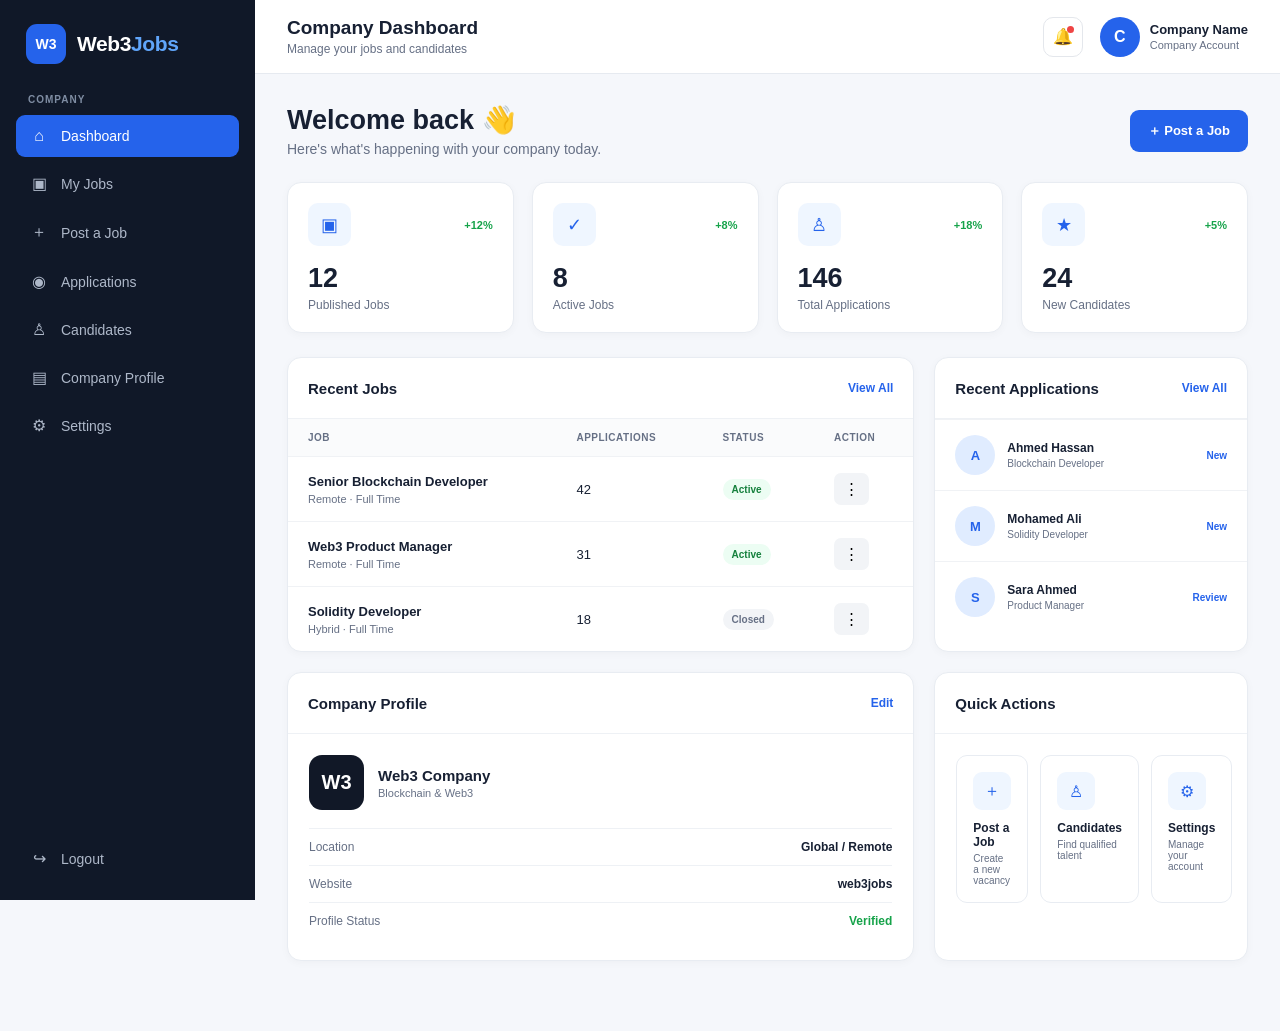
<file: company-dashboard.html>
<!DOCTYPE html>
<html lang="en">

<head>

<meta charset="UTF-8">

<meta name="viewport" content="width=device-width, initial-scale=1.0">

<title>Company Dashboard - Web3Jobs</title>

<style>

/* =====================================================
   RESET
===================================================== */

* {
    margin: 0;
    padding: 0;
    box-sizing: border-box;
}

body {
    font-family:
        Inter,
        -apple-system,
        BlinkMacSystemFont,
        "Segoe UI",
        Roboto,
        Arial,
        sans-serif;

    background: #f5f7fb;
    color: #172033;
}

button,
a {
    font-family: inherit;
}


/* =====================================================
   DASHBOARD LAYOUT
===================================================== */

.dashboard {
    min-height: 100vh;
    display: flex;
}


/* =====================================================
   SIDEBAR
===================================================== */

.sidebar {

    position: fixed;

    top: 0;
    left: 0;
    bottom: 0;

    width: 255px;

    background: #101828;

    color: #ffffff;

    padding: 24px 16px;

    z-index: 1000;

    overflow-y: auto;
}


.logo {

    display: flex;

    align-items: center;

    gap: 11px;

    padding: 0 10px 30px;
}


.logo-icon {

    width: 40px;
    height: 40px;

    border-radius: 11px;

    background: #2563eb;

    display: flex;

    align-items: center;
    justify-content: center;

    font-weight: 800;

    font-size: 14px;
}


.logo-text {

    font-size: 21px;

    font-weight: 800;

    letter-spacing: -.4px;
}


.logo-text span {

    color: #60a5fa;
}


.menu-title {

    color: #7f8da3;

    font-size: 10px;

    font-weight: 700;

    letter-spacing: 1px;

    text-transform: uppercase;

    padding: 0 12px;

    margin-bottom: 10px;
}


.nav {

    display: flex;

    flex-direction: column;

    gap: 5px;
}


.nav a {

    display: flex;

    align-items: center;

    gap: 12px;

    padding: 12px 13px;

    border-radius: 9px;

    color: #aeb8c9;

    text-decoration: none;

    font-size: 14px;

    transition: .2s ease;
}


.nav a:hover {

    background: #1d2939;

    color: #ffffff;
}


.nav a.active {

    background: #2563eb;

    color: #ffffff;
}


.nav-icon {

    width: 20px;

    min-width: 20px;

    text-align: center;

    font-size: 16px;
}


.sidebar-bottom {

    position: absolute;

    left: 16px;
    right: 16px;
    bottom: 20px;
}


/* =====================================================
   MAIN
===================================================== */

.main {

    width: calc(100% - 255px);

    margin-left: 255px;

    min-height: 100vh;
}


/* =====================================================
   TOP BAR
===================================================== */

.topbar {

    height: 74px;

    background: #ffffff;

    border-bottom: 1px solid #e6eaf0;

    display: flex;

    align-items: center;

    justify-content: space-between;

    padding: 0 32px;
}


.topbar-title h2 {

    font-size: 19px;

    font-weight: 700;
}


.topbar-title p {

    color: #667085;

    font-size: 12px;

    margin-top: 3px;
}


.topbar-right {

    display: flex;

    align-items: center;

    gap: 17px;
}


.notification {

    width: 40px;
    height: 40px;

    border: 1px solid #e4e7ec;

    border-radius: 10px;

    background: #ffffff;

    display: flex;

    align-items: center;

    justify-content: center;

    cursor: pointer;

    position: relative;
}


.notification-dot {

    width: 7px;
    height: 7px;

    border-radius: 50%;

    background: #ef4444;

    position: absolute;

    top: 8px;
    right: 8px;
}


.company-user {

    display: flex;

    align-items: center;

    gap: 10px;
}


.avatar {

    width: 40px;
    height: 40px;

    border-radius: 50%;

    background: #2563eb;

    color: #ffffff;

    display: flex;

    align-items: center;
    justify-content: center;

    font-weight: 700;
}


.user-info strong {

    display: block;

    font-size: 13px;
}


.user-info span {

    display: block;

    color: #667085;

    font-size: 11px;

    margin-top: 2px;
}


/* =====================================================
   CONTENT
===================================================== */

.content {

    padding: 30px 32px 50px;
}


/* =====================================================
   WELCOME
===================================================== */

.welcome {

    display: flex;

    align-items: center;

    justify-content: space-between;

    gap: 20px;

    margin-bottom: 25px;
}


.welcome h1 {

    font-size: 27px;

    font-weight: 750;

    margin-bottom: 5px;
}


.welcome p {

    color: #667085;

    font-size: 14px;
}


.primary-btn {

    display: inline-flex;

    align-items: center;

    gap: 8px;

    background: #2563eb;

    color: #ffffff;

    border: none;

    border-radius: 9px;

    padding: 12px 18px;

    text-decoration: none;

    font-size: 13px;

    font-weight: 650;

    cursor: pointer;

    transition: .2s;
}


.primary-btn:hover {

    background: #1d4ed8;
}


/* =====================================================
   STATISTICS
===================================================== */

.stats {

    display: grid;

    grid-template-columns: repeat(4, 1fr);

    gap: 18px;

    margin-bottom: 24px;
}


.stat-card {

    background: #ffffff;

    border: 1px solid #e8ecf2;

    border-radius: 14px;

    padding: 20px;

    box-shadow: 0 2px 8px rgba(16,24,40,.03);
}


.stat-top {

    display: flex;

    align-items: center;

    justify-content: space-between;
}


.stat-icon {

    width: 43px;
    height: 43px;

    border-radius: 10px;

    background: #eff6ff;

    color: #2563eb;

    display: flex;

    align-items: center;
    justify-content: center;

    font-size: 18px;
}


.stat-change {

    color: #16a34a;

    font-size: 11px;

    font-weight: 700;
}


.stat-card h3 {

    font-size: 27px;

    margin-top: 17px;
}


.stat-card p {

    color: #667085;

    font-size: 12px;

    margin-top: 4px;
}


/* =====================================================
   CONTENT GRID
===================================================== */

.dashboard-grid {

    display: grid;

    grid-template-columns: 2fr 1fr;

    gap: 20px;

    margin-bottom: 20px;
}


/* =====================================================
   CARD
===================================================== */

.card {

    background: #ffffff;

    border: 1px solid #e8ecf2;

    border-radius: 14px;

    overflow: hidden;

    box-shadow: 0 2px 8px rgba(16,24,40,.03);
}


.card-header {

    min-height: 61px;

    display: flex;

    align-items: center;

    justify-content: space-between;

    padding: 16px 20px;

    border-bottom: 1px solid #eef1f5;
}


.card-header h3 {

    font-size: 15px;

    font-weight: 700;
}


.view-all {

    color: #2563eb;

    text-decoration: none;

    font-size: 12px;

    font-weight: 650;
}


/* =====================================================
   JOBS TABLE
===================================================== */

.table-wrap {

    width: 100%;

    overflow-x: auto;
}


table {

    width: 100%;

    min-width: 600px;

    border-collapse: collapse;
}


th {

    background: #fafbfc;

    color: #667085;

    font-size: 10px;

    font-weight: 700;

    text-transform: uppercase;

    letter-spacing: .5px;

    text-align: left;

    padding: 13px 20px;
}


td {

    padding: 16px 20px;

    border-top: 1px solid #f0f2f5;

    font-size: 13px;

    vertical-align: middle;
}


.job-title {

    display: block;

    font-weight: 650;
}


.job-meta {

    display: block;

    color: #667085;

    font-size: 11px;

    margin-top: 4px;
}


.status {

    display: inline-block;

    padding: 5px 9px;

    border-radius: 20px;

    font-size: 10px;

    font-weight: 700;
}


.status.active {

    background: #ecfdf3;

    color: #15803d;
}


.status.closed {

    background: #f2f4f7;

    color: #667085;
}


.action-btn {

    border: none;

    background: #f2f4f7;

    border-radius: 7px;

    padding: 7px 10px;

    cursor: pointer;

    font-size: 15px;
}


/* =====================================================
   APPLICATIONS
===================================================== */

.application {

    display: flex;

    align-items: center;

    gap: 12px;

    padding: 15px 20px;

    border-top: 1px solid #f0f2f5;
}


.candidate-avatar {

    width: 40px;
    height: 40px;

    min-width: 40px;

    border-radius: 50%;

    background: #e0ecff;

    color: #2563eb;

    display: flex;

    align-items: center;
    justify-content: center;

    font-weight: 700;

    font-size: 13px;
}


.candidate-info {

    flex: 1;

    min-width: 0;
}


.candidate-info strong {

    display: block;

    font-size: 12px;
}


.candidate-info span {

    display: block;

    color: #667085;

    font-size: 10px;

    margin-top: 3px;
}


.application-status {

    color: #2563eb;

    font-size: 10px;

    font-weight: 700;
}


/* =====================================================
   COMPANY PROFILE
===================================================== */

.profile {

    padding: 21px;
}


.profile-head {

    display: flex;

    align-items: center;

    gap: 14px;

    margin-bottom: 18px;
}


.company-logo {

    width: 55px;
    height: 55px;

    border-radius: 13px;

    background: #111827;

    color: #ffffff;

    display: flex;

    align-items: center;
    justify-content: center;

    font-size: 20px;

    font-weight: 800;
}


.profile-head h3 {

    font-size: 15px;
}


.profile-head p {

    color: #667085;

    font-size: 11px;

    margin-top: 3px;
}


.profile-row {

    display: flex;

    justify-content: space-between;

    gap: 20px;

    padding: 11px 0;

    border-top: 1px solid #eef1f5;

    font-size: 12px;
}


.profile-row span:first-child {

    color: #667085;
}


.profile-row span:last-child {

    font-weight: 600;

    text-align: right;
}


/* =====================================================
   QUICK ACTIONS
===================================================== */

.quick-actions {

    display: grid;

    grid-template-columns: repeat(3, 1fr);

    gap: 12px;
}


.quick-action {

    display: block;

    padding: 16px;

    background: #ffffff;

    border: 1px solid #e8ecf2;

    border-radius: 11px;

    color: #172033;

    text-decoration: none;

    transition: .2s;
}


.quick-action:hover {

    border-color: #2563eb;

    transform: translateY(-2px);
}


.quick-action-icon {

    width: 38px;
    height: 38px;

    border-radius: 9px;

    background: #eff6ff;

    color: #2563eb;

    display: flex;

    align-items: center;
    justify-content: center;

    margin-bottom: 11px;
}


.quick-action strong {

    display: block;

    font-size: 12px;
}


.quick-action span {

    display: block;

    color: #667085;

    font-size: 10px;

    margin-top: 4px;
}


/* =====================================================
   MOBILE MENU
===================================================== */

.mobile-menu {

    display: none;

    border: none;

    background: transparent;

    font-size: 22px;

    cursor: pointer;
}


/* =====================================================
   RESPONSIVE
===================================================== */

@media (max-width: 1100px) {

    .stats {

        grid-template-columns: repeat(2, 1fr);
    }

    .dashboard-grid {

        grid-template-columns: 1fr;
    }
}


@media (max-width: 768px) {

    .sidebar {

        width: 70px;

        padding: 18px 10px;
    }


    .logo {

        justify-content: center;

        padding-left: 0;
        padding-right: 0;
    }


    .logo-text,
    .menu-title,
    .nav a span:not(.nav-icon) {

        display: none;
    }


    .nav a {

        justify-content: center;

        padding: 12px 8px;
    }


    .sidebar-bottom {

        left: 10px;
        right: 10px;
    }


    .main {

        width: calc(100% - 70px);

        margin-left: 70px;
    }


    .topbar {

        padding: 0 18px;
    }


    .user-info {

        display: none;
    }


    .content {

        padding: 22px 18px 40px;
    }


    .welcome {

        align-items: flex-start;

        flex-direction: column;
    }


    .quick-actions {

        grid-template-columns: 1fr;
    }
}


@media (max-width: 480px) {

    .stats {

        grid-template-columns: 1fr;
    }


    .welcome h1 {

        font-size: 22px;
    }


    .topbar-title h2 {

        font-size: 16px;
    }


    .topbar-title p {

        display: none;
    }
}

</style>

</head>


<body>


<div class="dashboard">


<!-- =====================================================
     SIDEBAR
===================================================== -->

<aside class="sidebar">


    <div class="logo">

        <div class="logo-icon">
            W3
        </div>

        <div class="logo-text">
            Web3<span>Jobs</span>
        </div>

    </div>


    <div class="menu-title">
        Company
    </div>


    <nav class="nav">


        <a href="#" class="active">

            <span class="nav-icon">⌂</span>

            <span>
                Dashboard
            </span>

        </a>


        <a href="#">

            <span class="nav-icon">▣</span>

            <span>
                My Jobs
            </span>

        </a>


        <a href="#">

            <span class="nav-icon">＋</span>

            <span>
                Post a Job
            </span>

        </a>


        <a href="#">

            <span class="nav-icon">◉</span>

            <span>
                Applications
            </span>

        </a>


        <a href="#">

            <span class="nav-icon">♙</span>

            <span>
                Candidates
            </span>

        </a>


        <a href="#">

            <span class="nav-icon">▤</span>

            <span>
                Company Profile
            </span>

        </a>


        <a href="#">

            <span class="nav-icon">⚙</span>

            <span>
                Settings
            </span>

        </a>


    </nav>


    <div class="sidebar-bottom">

        <nav class="nav">

            <a href="#">

                <span class="nav-icon">
                    ↪
                </span>

                <span>
                    Logout
                </span>

            </a>

        </nav>

    </div>


</aside>


<!-- =====================================================
     MAIN
===================================================== -->

<main class="main">


<!-- =====================================================
     TOPBAR
===================================================== -->

<header class="topbar">


    <div class="topbar-title">

        <h2>
            Company Dashboard
        </h2>

        <p>
            Manage your jobs and candidates
        </p>

    </div>


    <div class="topbar-right">


        <div class="notification">

            🔔

            <span class="notification-dot"></span>

        </div>


        <div class="company-user">


            <div class="avatar">
                C
            </div>


            <div class="user-info">

                <strong>
                    Company Name
                </strong>

                <span>
                    Company Account
                </span>

            </div>


        </div>


    </div>


</header>


<!-- =====================================================
     CONTENT
===================================================== -->

<section class="content">


<!-- =====================================================
     WELCOME
===================================================== -->

<div class="welcome">


    <div>

        <h1>
            Welcome back 👋
        </h1>

        <p>
            Here's what's happening with your company today.
        </p>

    </div>


    <a href="#" class="primary-btn">

        ＋ Post a Job

    </a>


</div>


<!-- =====================================================
     STATISTICS
===================================================== -->

<div class="stats">


    <div class="stat-card">


        <div class="stat-top">

            <div class="stat-icon">
                ▣
            </div>

            <span class="stat-change">
                +12%
            </span>

        </div>


        <h3>
            12
        </h3>

        <p>
            Published Jobs
        </p>


    </div>


    <div class="stat-card">


        <div class="stat-top">

            <div class="stat-icon">
                ✓
            </div>

            <span class="stat-change">
                +8%
            </span>

        </div>


        <h3>
            8
        </h3>

        <p>
            Active Jobs
        </p>


    </div>


    <div class="stat-card">


        <div class="stat-top">

            <div class="stat-icon">
                ♙
            </div>

            <span class="stat-change">
                +18%
            </span>

        </div>


        <h3>
            146
        </h3>

        <p>
            Total Applications
        </p>


    </div>


    <div class="stat-card">


        <div class="stat-top">

            <div class="stat-icon">
                ★
            </div>

            <span class="stat-change">
                +5%
            </span>

        </div>


        <h3>
            24
        </h3>

        <p>
            New Candidates
        </p>


    </div>


</div>


<!-- =====================================================
     JOBS + APPLICATIONS
===================================================== -->

<div class="dashboard-grid">


<!-- RECENT JOBS -->

<div class="card">


    <div class="card-header">

        <h3>
            Recent Jobs
        </h3>

        <a href="#" class="view-all">
            View All
        </a>

    </div>


    <div class="table-wrap">


        <table>


            <thead>

                <tr>

                    <th>
                        Job
                    </th>

                    <th>
                        Applications
                    </th>

                    <th>
                        Status
                    </th>

                    <th>
                        Action
                    </th>

                </tr>

            </thead>


            <tbody>


                <tr>

                    <td>

                        <span class="job-title">
                            Senior Blockchain Developer
                        </span>

                        <span class="job-meta">
                            Remote · Full Time
                        </span>

                    </td>

                    <td>
                        42
                    </td>

                    <td>

                        <span class="status active">
                            Active
                        </span>

                    </td>

                    <td>

                        <button class="action-btn">
                            ⋮
                        </button>

                    </td>

                </tr>


                <tr>

                    <td>

                        <span class="job-title">
                            Web3 Product Manager
                        </span>

                        <span class="job-meta">
                            Remote · Full Time
                        </span>

                    </td>

                    <td>
                        31
                    </td>

                    <td>

                        <span class="status active">
                            Active
                        </span>

                    </td>

                    <td>

                        <button class="action-btn">
                            ⋮
                        </button>

                    </td>

                </tr>


                <tr>

                    <td>

                        <span class="job-title">
                            Solidity Developer
                        </span>

                        <span class="job-meta">
                            Hybrid · Full Time
                        </span>

                    </td>

                    <td>
                        18
                    </td>

                    <td>

                        <span class="status closed">
                            Closed
                        </span>

                    </td>

                    <td>

                        <button class="action-btn">
                            ⋮
                        </button>

                    </td>

                </tr>


            </tbody>


        </table>


    </div>


</div>


<!-- RECENT APPLICATIONS -->

<div class="card">


    <div class="card-header">

        <h3>
            Recent Applications
        </h3>

        <a href="#" class="view-all">
            View All
        </a>

    </div>


    <div class="application">


        <div class="candidate-avatar">
            A
        </div>


        <div class="candidate-info">

            <strong>
                Ahmed Hassan
            </strong>

            <span>
                Blockchain Developer
            </span>

        </div>


        <div class="application-status">
            New
        </div>


    </div>


    <div class="application">


        <div class="candidate-avatar">
            M
        </div>


        <div class="candidate-info">

            <strong>
                Mohamed Ali
            </strong>

            <span>
                Solidity Developer
            </span>

        </div>


        <div class="application-status">
            New
        </div>


    </div>


    <div class="application">


        <div class="candidate-avatar">
            S
        </div>


        <div class="candidate-info">

            <strong>
                Sara Ahmed
            </strong>

            <span>
                Product Manager
            </span>

        </div>


        <div class="application-status">
            Review
        </div>


    </div>


</div>


</div>


<!-- =====================================================
     PROFILE + QUICK ACTIONS
===================================================== -->

<div class="dashboard-grid">


<!-- COMPANY PROFILE -->

<div class="card">


    <div class="card-header">

        <h3>
            Company Profile
        </h3>

        <a href="#" class="view-all">
            Edit
        </a>

    </div>


    <div class="profile">


        <div class="profile-head">


            <div class="company-logo">
                W3
            </div>


            <div>

                <h3>
                    Web3 Company
                </h3>

                <p>
                    Blockchain & Web3
                </p>

            </div>


        </div>


        <div class="profile-row">

            <span>
                Location
            </span>

            <span>
                Global / Remote
            </span>

        </div>


        <div class="profile-row">

            <span>
                Website
            </span>

            <span>
                web3jobs
            </span>

        </div>


        <div class="profile-row">

            <span>
                Profile Status
            </span>

            <span style="color:#16a34a;">
                Verified
            </span>

        </div>


    </div>


</div>


<!-- QUICK ACTIONS -->

<div class="card">


    <div class="card-header">

        <h3>
            Quick Actions
        </h3>

    </div>


    <div class="profile">


        <div class="quick-actions">


            <a href="#" class="quick-action">

                <div class="quick-action-icon">
                    ＋
                </div>

                <strong>
                    Post a Job
                </strong>

                <span>
                    Create a new vacancy
                </span>

            </a>


            <a href="#" class="quick-action">

                <div class="quick-action-icon">
                    ♙
                </div>

                <strong>
                    Candidates
                </strong>

                <span>
                    Find qualified talent
                </span>

            </a>


            <a href="#" class="quick-action">

                <div class="quick-action-icon">
                    ⚙
                </div>

                <strong>
                    Settings
                </strong>

                <span>
                    Manage your account
                </span>

            </a>


        </div>


    </div>


</div>


</div>


</section>


</main>


</div>


</body>

    </html>
</file>
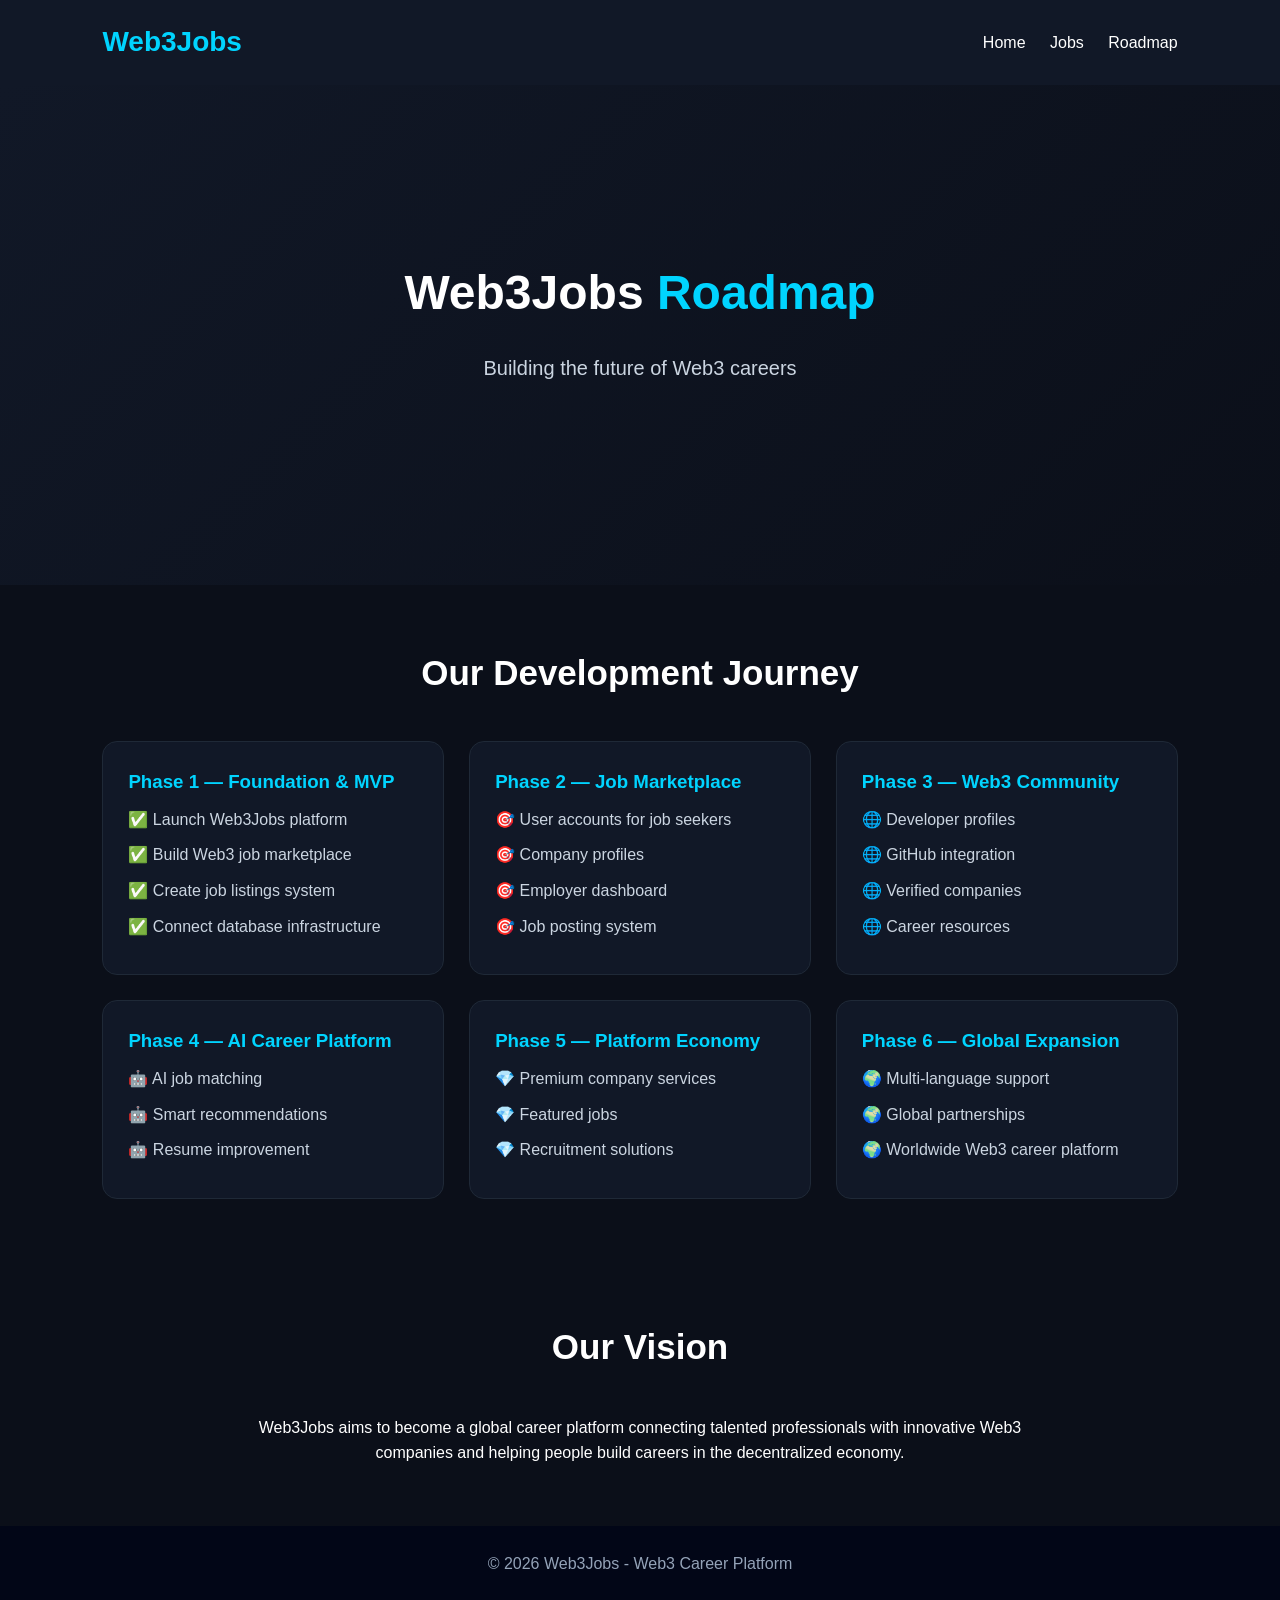
<file: roadmap.html>
<!DOCTYPE html>
<html lang="en">

<head>

<meta charset="UTF-8">

<meta name="viewport" content="width=device-width, initial-scale=1.0">

<title>Web3Jobs Roadmap</title>

<link rel="stylesheet" href="css/style.css">

</head>


<body>


<header>

<div class="logo">
Web3Jobs
</div>


<nav>

<a href="index.html">Home</a>

<a href="index.html#jobs">Jobs</a>

<a href="roadmap.html">Roadmap</a>

</nav>


</header>




<section class="hero">

<div>

<h1>
Web3Jobs <span>Roadmap</span>
</h1>


<p>
Building the future of Web3 careers
</p>


</div>

</section>





<section>


<h2>
Our Development Journey
</h2>



<div class="jobs-container">



<div class="job-card">

<h3>
Phase 1 — Foundation & MVP
</h3>

<p>
✅ Launch Web3Jobs platform
</p>

<p>
✅ Build Web3 job marketplace
</p>

<p>
✅ Create job listings system
</p>

<p>
✅ Connect database infrastructure
</p>

</div>





<div class="job-card">

<h3>
Phase 2 — Job Marketplace
</h3>

<p>
🎯 User accounts for job seekers
</p>

<p>
🎯 Company profiles
</p>

<p>
🎯 Employer dashboard
</p>

<p>
🎯 Job posting system
</p>

</div>





<div class="job-card">

<h3>
Phase 3 — Web3 Community
</h3>

<p>
🌐 Developer profiles
</p>

<p>
🌐 GitHub integration
</p>

<p>
🌐 Verified companies
</p>

<p>
🌐 Career resources
</p>

</div>





<div class="job-card">

<h3>
Phase 4 — AI Career Platform
</h3>

<p>
🤖 AI job matching
</p>

<p>
🤖 Smart recommendations
</p>

<p>
🤖 Resume improvement
</p>

</div>





<div class="job-card">

<h3>
Phase 5 — Platform Economy
</h3>

<p>
💎 Premium company services
</p>

<p>
💎 Featured jobs
</p>

<p>
💎 Recruitment solutions
</p>

</div>





<div class="job-card">

<h3>
Phase 6 — Global Expansion
</h3>

<p>
🌍 Multi-language support
</p>

<p>
🌍 Global partnerships
</p>

<p>
🌍 Worldwide Web3 career platform
</p>

</div>




</div>


</section>





<section>


<h2>
Our Vision
</h2>


<p style="text-align:center; max-width:800px; margin:auto;">

Web3Jobs aims to become a global career platform connecting talented professionals with innovative Web3 companies and helping people build careers in the decentralized economy.

</p>


</section>





<footer>

<p>
© 2026 Web3Jobs - Web3 Career Platform
</p>

</footer>



</body>

</html>
</file>
<file: css/style.css>
/* =========================
   Web3Jobs Main Style
========================= */

* {
    margin: 0;
    padding: 0;
    box-sizing: border-box;
    font-family: "Arial", sans-serif;
}

body {
    background: #0b0f19;
    color: #ffffff;
    line-height: 1.6;
}

/* Header */

header {
    background: #111827;
    padding: 20px 8%;
    display: flex;
    justify-content: space-between;
    align-items: center;
    position: sticky;
    top: 0;
    z-index: 100;
}

.logo {
    font-size: 28px;
    font-weight: bold;
    color: #00d4ff;
}

nav a {
    color: white;
    text-decoration: none;
    margin-left: 20px;
    transition: .3s;
}

nav a:hover {
    color: #00d4ff;
}

/* Hero */

.hero {
    min-height: 500px;
    display: flex;
    align-items: center;
    justify-content: center;
    text-align: center;
    padding: 50px 10%;
    background: linear-gradient(
        135deg,
        #111827,
        #0b0f19
    );
}

.hero h1 {
    font-size: 48px;
    margin-bottom: 20px;
}

.hero span {
    color: #00d4ff;
}

.hero p {
    font-size: 20px;
    color: #cbd5e1;
    margin-bottom: 30px;
}

/* Buttons */

.btn {
    display: inline-block;
    background: #00d4ff;
    color: #000;
    padding: 12px 30px;
    border-radius: 30px;
    text-decoration: none;
    font-weight: bold;
    transition: .3s;
}

.btn:hover {
    background: white;
}

/* Sections */

section {
    padding: 60px 8%;
}

section h2 {
    text-align: center;
    margin-bottom: 40px;
    font-size: 35px;
}

/* Jobs */

.jobs-container {
    display: grid;
    grid-template-columns: repeat(auto-fit,minmax(280px,1fr));
    gap: 25px;
}

.job-card {
    background: #111827;
    padding: 25px;
    border-radius: 15px;
    border: 1px solid #1f2937;
    transition: .3s;
}

.job-card:hover {
    transform: translateY(-5px);
    border-color: #00d4ff;
}

.job-card h3 {
    color: #00d4ff;
    margin-bottom: 10px;
}

.job-card p {
    color: #cbd5e1;
    margin-bottom: 10px;
}

/* Search */

.search-box {
    text-align: center;
    margin-bottom: 30px;
}

.search-box input {
    width: 70%;
    padding: 15px;
    border-radius: 30px;
    border: none;
    outline: none;
}


/* Companies */

.company-card {
    background: #111827;
    padding: 25px;
    border-radius: 15px;
    text-align: center;
}


/* Footer */

footer {
    background: #020617;
    text-align: center;
    padding: 25px;
    color: #94a3b8;
}


/* Mobile */

@media(max-width:768px){

header {
    flex-direction: column;
}

nav {
    margin-top: 15px;
}

.hero h1 {
    font-size: 32px;
}

.search-box input {
    width: 100%;
}

}
</file>
